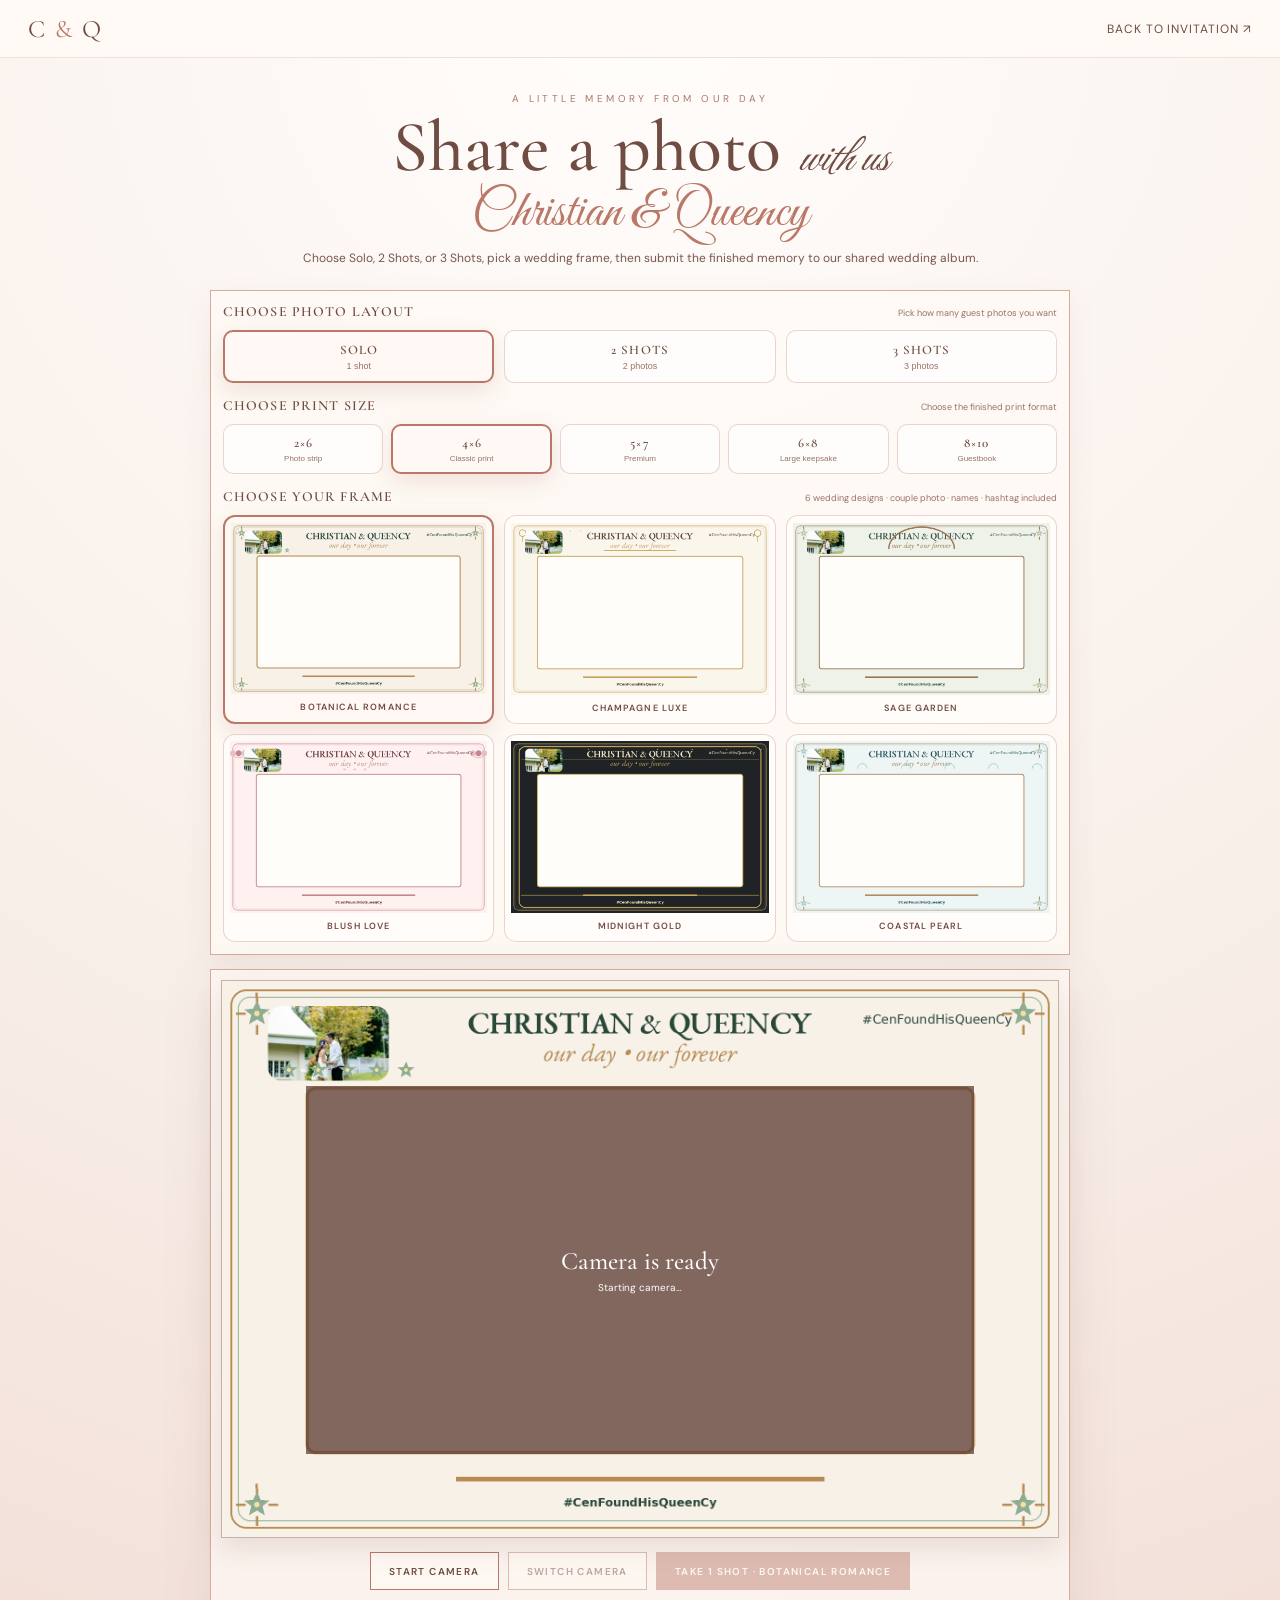
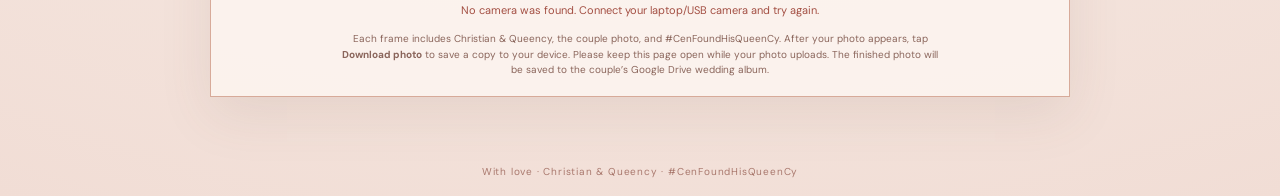
<file: photo.html>
<!DOCTYPE html>
<html lang="en">
<head>
<meta charset="UTF-8">
<meta name="viewport" content="width=device-width, initial-scale=1, viewport-fit=cover">
<meta name="theme-color" content="#d9a89a">
<meta name="description" content="Christian & Queency wedding guest photo booth.">
<title>Wedding Photo Booth | Christian & Queency</title>
<link href="https://fonts.googleapis.com" rel="preconnect">
<link crossorigin href="https://fonts.gstatic.com" rel="preconnect">
<link href="https://fonts.googleapis.com/css2?family=Cormorant+Garamond:wght@400;500;600;700&family=DM+Sans:wght@400;500;600&family=Great+Vibes&display=swap" rel="stylesheet">
<link href="style.css" rel="stylesheet">
</head>
<body class="photo-page">
<header class="photo-nav">
<a class="photo-brand" href="https://candqwedding.github.io/christian-queency-wedding">C <span>&amp;</span> Q</a>
<a href="https://candqwedding.github.io/christian-queency-wedding">Back to invitation ↗</a>
</header>

<main class="photo-shell">
<section class="photo-heading">
<p class="eyebrow">A little memory from our day</p>
<h1>Share a photo <em>with us</em></h1>
<p class="script">Christian &amp; Queency</p>
<p>Choose Solo, 2 Shots, or 3 Shots, pick a wedding frame, then submit the finished memory to our shared wedding album.</p>
</section>

<section class="frame-picker" aria-label="Choose your photo layout">
  <div class="frame-picker-title">
    <span>Choose photo layout</span>
    <small>Pick how many guest photos you want</small>
  </div>
  <div class="shot-count-options" role="group" aria-label="Number of photos">
    <button class="shot-count-option selected" type="button" data-shot-count="1" aria-pressed="true">
      <strong>Solo</strong><span>1 shot</span>
    </button>
    <button class="shot-count-option" type="button" data-shot-count="2" aria-pressed="false">
      <strong>2 Shots</strong><span>2 photos</span>
    </button>
    <button class="shot-count-option" type="button" data-shot-count="3" aria-pressed="false">
      <strong>3 Shots</strong><span>3 photos</span>
    </button>
  </div>
  <div class="frame-picker-title frame-size-title">
    <span>Choose print size</span>
    <small>Choose the finished print format</small>
  </div>
  <div class="print-size-options" role="group" aria-label="Print size">
    <button class="print-size-option" type="button" data-print-size="2x6" aria-pressed="false"><strong>2×6</strong><span>Photo strip</span></button>
    <button class="print-size-option selected" type="button" data-print-size="4x6" aria-pressed="true"><strong>4×6</strong><span>Classic print</span></button>
    <button class="print-size-option" type="button" data-print-size="5x7" aria-pressed="false"><strong>5×7</strong><span>Premium</span></button>
    <button class="print-size-option" type="button" data-print-size="6x8" aria-pressed="false"><strong>6×8</strong><span>Large keepsake</span></button>
    <button class="print-size-option" type="button" data-print-size="8x10" aria-pressed="false"><strong>8×10</strong><span>Guestbook</span></button>
  </div>
  <div class="frame-picker-title frame-design-title">
    <span>Choose your frame</span>
    <small>6 wedding designs · couple photo · names · hashtag included</small>
  </div>
  <div class="frame-options">
    <button class="frame-option selected" type="button" data-frame="botanical" aria-pressed="true">
      <img src="assets/frame-botanical-1shot-4x6.png" alt="Botanical Romance wedding frame"><span>Botanical Romance</span>
    </button>
    <button class="frame-option" type="button" data-frame="champagne" aria-pressed="false">
      <img src="assets/frame-champagne-1shot-4x6.png" alt="Champagne Luxe wedding frame"><span>Champagne Luxe</span>
    </button>
    <button class="frame-option" type="button" data-frame="sage" aria-pressed="false">
      <img src="assets/frame-sage-1shot-4x6.png" alt="Sage Garden wedding frame"><span>Sage Garden</span>
    </button>
    <button class="frame-option" type="button" data-frame="blush" aria-pressed="false">
      <img src="assets/frame-blush-1shot-4x6.png" alt="Blush Love wedding frame"><span>Blush Love</span>
    </button>
    <button class="frame-option" type="button" data-frame="midnight" aria-pressed="false">
      <img src="assets/frame-midnight-1shot-4x6.png" alt="Midnight Gold wedding frame"><span>Midnight Gold</span>
    </button>
    <button class="frame-option" type="button" data-frame="coastal" aria-pressed="false">
      <img src="assets/frame-coastal-1shot-4x6.png" alt="Coastal Pearl wedding frame"><span>Coastal Pearl</span>
    </button>
  </div>
</section>

<section class="photo-booth" id="photoBooth">
<div class="camera-stage" id="cameraStage">
<video id="cameraVideo" autoplay playsinline muted></video>
<img id="capturedPhoto" alt="Your captured wedding photo preview">
<div class="camera-overlay" aria-hidden="true">
<img class="frame-art" id="frameArt" src="assets/frame-botanical-1shot-4x6.png?v=20260916v27" alt="">
</div>
<div class="camera-message" id="cameraMessage">
<div><strong>Camera is ready</strong><span>Starting camera…</span></div>
</div>
<div class="countdown" id="countdown" aria-live="polite"></div>
</div>

<div class="photo-controls">
<button class="photo-button" id="startCamera" type="button">Start camera</button>
<button class="photo-button" id="switchCamera" type="button" disabled>Switch camera</button>
<button class="photo-button primary" id="captureButton" type="button" disabled>Take 1 shot</button>
</div>

<div class="photo-preview-actions" id="previewActions">
<button class="photo-button" id="redoButton" type="button">↻ Redo</button>
<button class="photo-button" id="downloadButton" type="button" aria-label="Download your finished photo">↓ Download photo</button>
<button class="photo-button primary" id="submitButton" type="button">✓ Submit photo</button>
</div>

<p class="photo-status" id="photoStatus" role="status" aria-live="polite"></p>
<p class="photo-note">Each frame includes Christian &amp; Queency, the couple photo, and #CenFoundHisQueenCy. After your photo appears, tap <strong>Download photo</strong> to save a copy to your device. Please keep this page open while your photo uploads. The finished photo will be saved to the couple’s Google Drive wedding album.</p>
</section>
</main>
<footer class="photo-footer">With love · Christian &amp; Queency · #CenFoundHisQueenCy</footer>

<script src="photo.js?v=20260916v28"></script>
</body>
</html>
</file>
<file: style.css>
@import url('https://fonts.googleapis.com/css2?family=Cormorant+Garamond:wght@400;500;600;700&family=DM+Sans:wght@400;500;600&family=Great+Vibes&display=swap');

:root{--ivory:#fffaf6;--cream:#f7eee8;--ink:#704c42;--rose:#b97868;--line:#d7aa99;--soft:#ead2c8}
*{box-sizing:border-box}
html,body{margin:0;min-height:100%;background:var(--ivory);color:var(--ink)}
body{font-family:"DM Sans",sans-serif;background:radial-gradient(circle at 50% 0,#fffdfb 0,#f8eee8 58%,#f1ddd5 100%)}
.photo-nav{height:58px;display:flex;align-items:center;justify-content:space-between;padding:0 28px;border-bottom:1px solid rgba(112,76,66,.14);background:rgba(255,250,246,.92);backdrop-filter:blur(12px);position:sticky;top:0;z-index:20}
.photo-nav a{text-decoration:none;color:var(--ink);font-size:12px;letter-spacing:.08em;text-transform:uppercase}
.photo-brand{font-family:"Cormorant Garamond",serif;font-size:25px!important;letter-spacing:.08em!important;text-transform:none!important}.photo-brand span{color:var(--rose)}
.photo-shell{width:min(100% - 28px,980px);margin:0 auto;padding:34px 0 50px}
.photo-heading{text-align:center;margin:0 auto 24px}.eyebrow{text-transform:uppercase;letter-spacing:.34em;font-size:10px;color:#ad786b;margin:0 0 8px}.photo-heading h1{font:500 clamp(48px,7vw,72px)/.95 "Cormorant Garamond",serif;margin:0;color:var(--ink)}.photo-heading h1 em{font-family:"Great Vibes",cursive;font-size:.62em;font-weight:400}.photo-heading .script{font:400 clamp(34px,5vw,52px)/1 "Great Vibes",cursive;color:var(--rose);margin:7px 0 10px}.photo-heading>p:last-child{font-size:12px;margin:0;color:#79574e}
.photo-booth{width:min(100%,860px);margin:auto;padding:10px 10px 18px;border:1px solid var(--line);background:rgba(255,250,246,.7);box-shadow:0 18px 50px rgba(112,76,66,.10)}
.camera-stage{width:100%;aspect-ratio:1600/1068;position:relative;overflow:hidden;background:#ead8d0;border:1px solid rgba(112,76,66,.28);box-shadow:0 10px 25px rgba(112,76,66,.14)}
#cameraVideo,#capturedPhoto{position:absolute;left:var(--live-x,10%);top:var(--live-y,10%);width:var(--live-w,80%);height:var(--live-h,80%);object-fit:cover;margin:0;padding:0;background:#d9b4a8;z-index:6}
#cameraVideo{transform:scaleX(-1);visibility:hidden}#cameraVideo.environment{transform:none}#capturedPhoto{z-index:3;display:none}
.camera-overlay{position:absolute;inset:0;z-index:7;pointer-events:none;overflow:hidden}.frame-art{position:absolute;inset:0;width:100%;height:100%;object-fit:fill;display:block}
.camera-message{position:absolute;left:var(--live-x,10%);top:var(--live-y,10%);width:var(--live-w,80%);height:var(--live-h,80%);z-index:8;display:flex;align-items:center;justify-content:center;text-align:center;color:#fff; background:rgba(91,60,51,.72);transition:opacity .2s}.camera-message.hidden{opacity:0;visibility:hidden;pointer-events:none}.camera-message strong{display:block;font:500 25px "Cormorant Garamond",serif}.camera-message span{display:block;font-size:10px;margin-top:5px}.countdown{position:absolute;inset:0;z-index:10;display:flex;align-items:center;justify-content:center;font:600 96px "Cormorant Garamond",serif;color:white;text-shadow:0 3px 18px rgba(0,0,0,.3);opacity:0;pointer-events:none}.countdown.show{opacity:1;animation:count .9s ease-out}@keyframes count{0%{transform:scale(.65)}55%{transform:scale(1.05)}100%{transform:scale(1);opacity:0}}
.photo-controls,.photo-preview-actions{display:flex;justify-content:center;gap:9px;flex-wrap:wrap;padding-top:14px}.photo-preview-actions{display:none}.photo-preview-actions.show{display:flex}
.photo-button{appearance:none;border:1px solid var(--rose);background:rgba(255,250,246,.8);color:var(--ink);min-height:38px;padding:0 18px;font:600 10px "DM Sans",sans-serif;letter-spacing:.14em;text-transform:uppercase;cursor:pointer;transition:.18s}.photo-button:hover:not(:disabled){background:var(--rose);color:white;transform:translateY(-1px)}.photo-button.primary{background:var(--rose);color:white}.photo-button:disabled{opacity:.45;cursor:not-allowed}
.photo-status{min-height:18px;text-align:center;margin:13px 0 0;font-size:11px;color:#76554b}.photo-status.error{color:#a34f43}.photo-status.success{color:#66805f}.photo-note{text-align:center;font-size:10px;line-height:1.55;color:#8a655b;max-width:600px;margin:10px auto 0}.photo-footer{text-align:center;padding:18px;font-size:10px;letter-spacing:.08em;color:#a9786d}
.photo-booth.capture-mode #cameraVideo{display:none}.photo-booth.capture-mode #capturedPhoto{display:block;left:0;top:0;width:100%;height:100%;object-fit:fill;z-index:8}.photo-booth.capture-mode .camera-overlay{display:none}.photo-booth.capture-mode .camera-message{display:none}.photo-booth.capture-mode .countdown{display:none}
@media(max-width:700px){.photo-nav{padding:0 15px}.photo-nav a:last-child{font-size:9px}.photo-shell{width:min(100% - 14px,980px);padding-top:24px}.photo-heading{margin-bottom:16px}.photo-heading h1{font-size:44px}.photo-heading .script{font-size:34px}.photo-heading>p:last-child{font-size:10px}.photo-booth{padding:7px 7px 14px}.photo-button{padding:0 12px;font-size:9px}.camera-message strong{font-size:20px}.camera-message span{font-size:8px}.countdown{font-size:72px}}
/* 3-shot wedding booth */
#captureButton{min-width:150px}
.photo-booth.capture-mode .photo-controls{opacity:.9}

/* Wedding frame selector */
.frame-picker{width:min(100%,860px);margin:0 auto 14px;padding:12px;border:1px solid var(--line);background:rgba(255,250,246,.82);box-shadow:0 10px 28px rgba(112,76,66,.07)}
.frame-picker-title{display:flex;align-items:baseline;justify-content:space-between;gap:12px;margin-bottom:10px;color:var(--ink)}
.frame-picker-title span{font:600 14px "Cormorant Garamond",serif;letter-spacing:.08em;text-transform:uppercase}
.frame-picker-title small{font-size:9px;color:#987267}

.shot-count-options{display:grid;grid-template-columns:repeat(3,1fr);gap:10px;margin-bottom:14px}
.shot-count-option{appearance:none;border:1px solid rgba(185,120,104,.3);background:rgba(255,255,255,.6);padding:10px 8px;cursor:pointer;color:var(--ink);border-radius:10px;transition:transform .2s ease,box-shadow .2s ease,border-color .2s ease,background .2s ease}
.shot-count-option:hover{transform:translateY(-2px);box-shadow:0 8px 18px rgba(112,76,66,.12)}
.shot-count-option.selected{border:2px solid var(--rose);background:#fff8f4;box-shadow:0 8px 22px rgba(185,120,104,.18)}
.shot-count-option strong{display:block;font:600 13px "Cormorant Garamond",serif;letter-spacing:.08em;text-transform:uppercase}
.shot-count-option span{display:block;margin-top:3px;font-size:9px;color:#987267}
.frame-design-title{margin-top:2px}
.frame-options{display:grid;grid-template-columns:repeat(3,1fr);gap:10px}
.frame-option{appearance:none;border:1px solid rgba(185,120,104,.3);background:rgba(255,255,255,.55);padding:6px;cursor:pointer;color:var(--ink);transition:transform .2s ease,box-shadow .2s ease,border-color .2s ease,background .2s ease}
.frame-option:hover{transform:translateY(-2px);box-shadow:0 8px 18px rgba(112,76,66,.12)}
.frame-option.selected{border:2px solid var(--rose);background:#fff8f4;box-shadow:0 8px 22px rgba(185,120,104,.18)}
.frame-option img{display:block;width:100%;aspect-ratio:1600/1068;object-fit:cover;background:#fffdf9}
.frame-option span{display:block;padding:7px 2px 3px;font:600 9px "DM Sans",sans-serif;letter-spacing:.12em;text-transform:uppercase}
.camera-stage{--live-x:31.25%;--live-y:9.83%;--live-w:61.25%;--live-h:43.07%}
#cameraVideo,#capturedPhoto{left:var(--live-x);top:var(--live-y);width:var(--live-w);height:var(--live-h)}
.camera-message{left:var(--live-x);top:var(--live-y);width:var(--live-w);height:var(--live-h)}
@media(max-width:700px){
  .frame-picker{padding:8px;margin-bottom:10px}
  .frame-picker-title{display:block}
  .frame-picker-title small{display:block;margin-top:3px}
  .shot-count-options{gap:5px;margin-bottom:9px}
  .shot-count-option{padding:8px 4px}
  .shot-count-option strong{font-size:10px}
  .shot-count-option span{font-size:7px}
  .frame-options{gap:5px}
  .frame-option{padding:4px}
  .frame-option span{font-size:7px;letter-spacing:.08em}
}

/* Print size selector */
.print-size-options{display:grid;grid-template-columns:repeat(5,1fr);gap:8px;margin:0 0 14px}
.print-size-option{appearance:none;border:1px solid rgba(185,120,104,.3);background:rgba(255,255,255,.6);padding:9px 6px;cursor:pointer;color:var(--ink);border-radius:10px;transition:transform .2s ease,box-shadow .2s ease,border-color .2s ease,background .2s ease}
.print-size-option:hover{transform:translateY(-2px);box-shadow:0 8px 18px rgba(112,76,66,.12)}
.print-size-option.selected{border:2px solid var(--rose);background:#fff8f4;box-shadow:0 8px 22px rgba(185,120,104,.18)}
.print-size-option strong{display:block;font:600 13px "Cormorant Garamond",serif;letter-spacing:.08em}
.print-size-option span{display:block;margin-top:3px;font-size:8px;color:#987267}
@media(max-width:720px){.print-size-options{grid-template-columns:repeat(3,1fr);gap:5px}.print-size-option{padding:8px 4px}.print-size-option strong{font-size:10px}.print-size-option span{font-size:7px}}
.frame-option.disabled{opacity:.42;filter:grayscale(.2);cursor:not-allowed;transform:none!important;box-shadow:none!important}

/* v20: make the finished-photo actions unmistakable on mobile and desktop */
.photo-preview-actions.show{display:flex!important;align-items:center;justify-content:center;margin:0 auto;padding:16px 8px 4px;gap:10px;position:relative;z-index:30}
.photo-preview-actions .photo-button{min-width:150px;min-height:46px}
.photo-preview-actions #downloadButton{font-weight:700;border-width:2px}
@media(max-width:700px){.photo-preview-actions{display:grid!important;grid-template-columns:1fr 1fr;gap:8px}.photo-preview-actions #downloadButton{grid-column:1/-1;order:-1;min-height:50px}.photo-preview-actions .photo-button{width:100%;min-width:0}}

/* v27: expanded wedding frame library */
.frame-options .frame-option{position:relative;overflow:hidden;border-radius:12px}
.frame-options .frame-option img{transition:transform .25s ease,filter .25s ease}
.frame-options .frame-option:hover img{transform:scale(1.015);filter:saturate(1.05)}
@media(min-width:1000px){.frame-options{grid-template-columns:repeat(3,1fr)}}
@media(max-width:520px){.frame-options{grid-template-columns:repeat(2,1fr)}}
</file>
